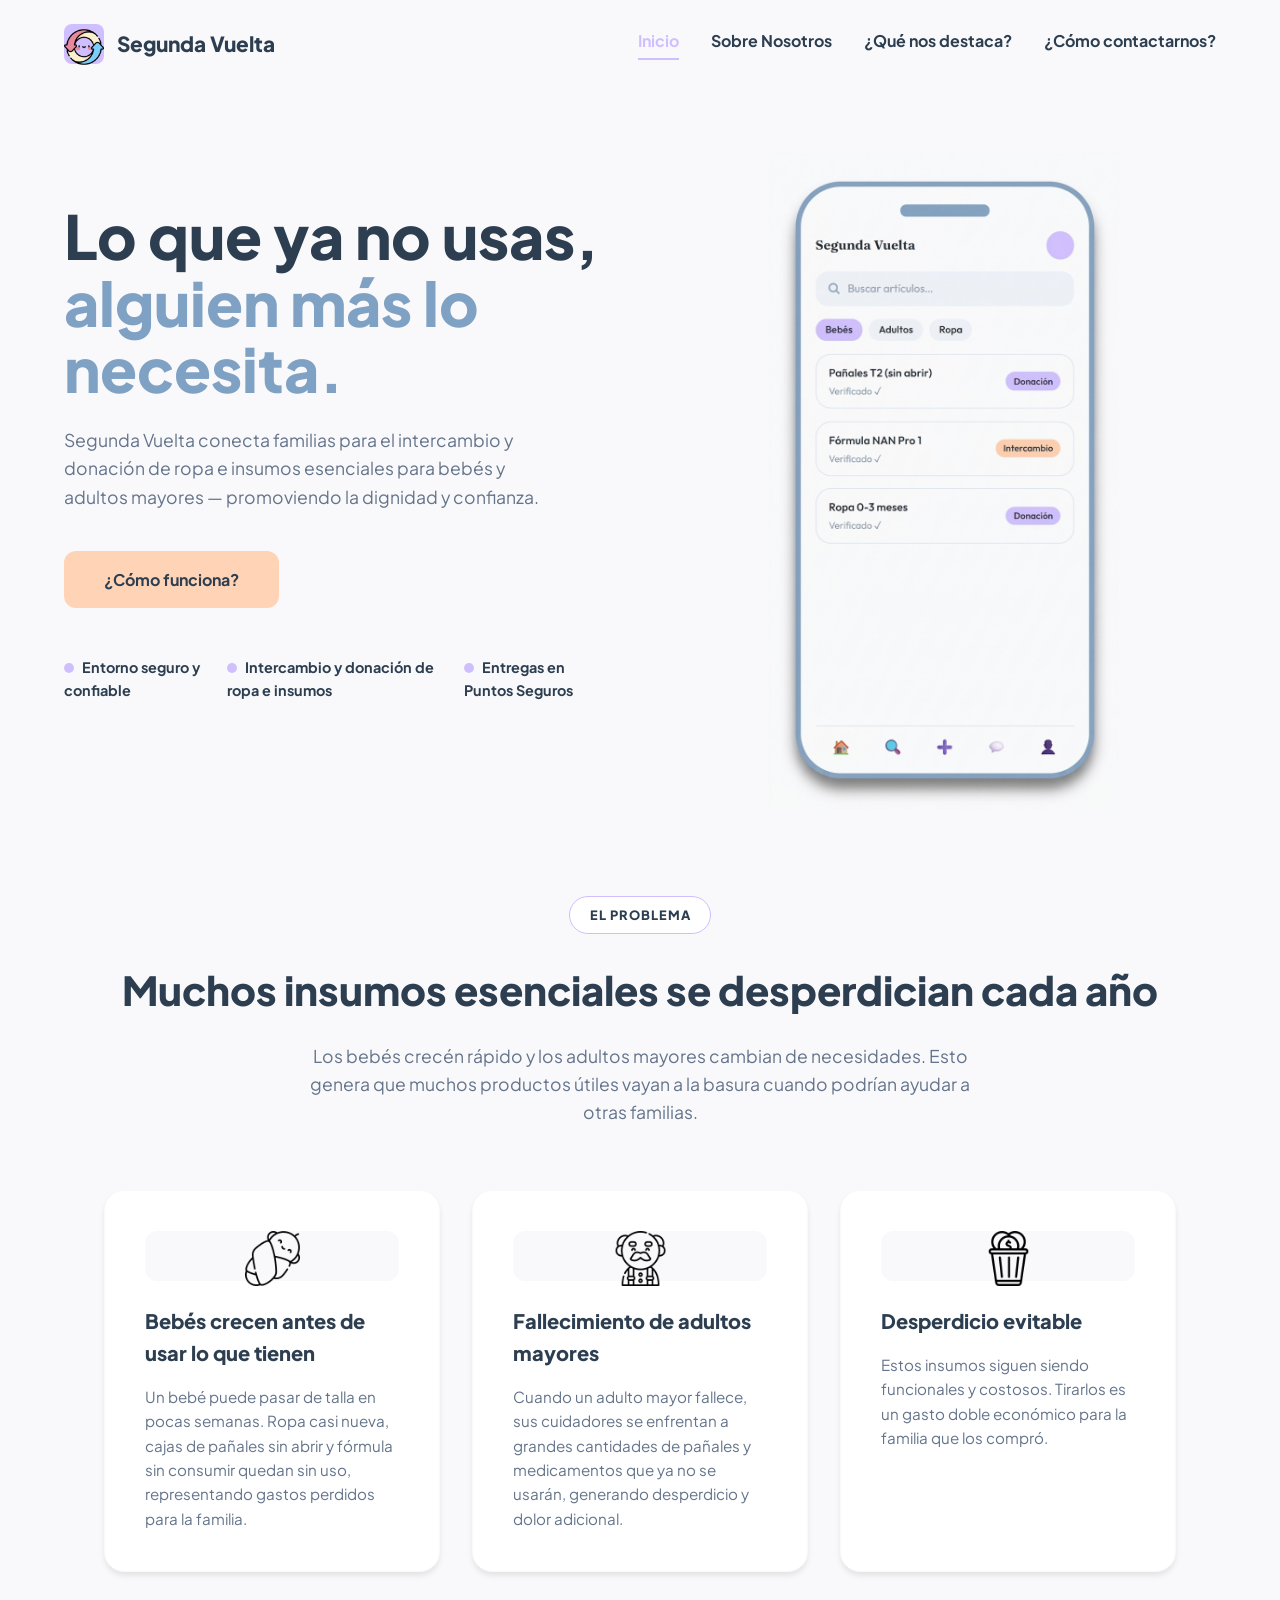
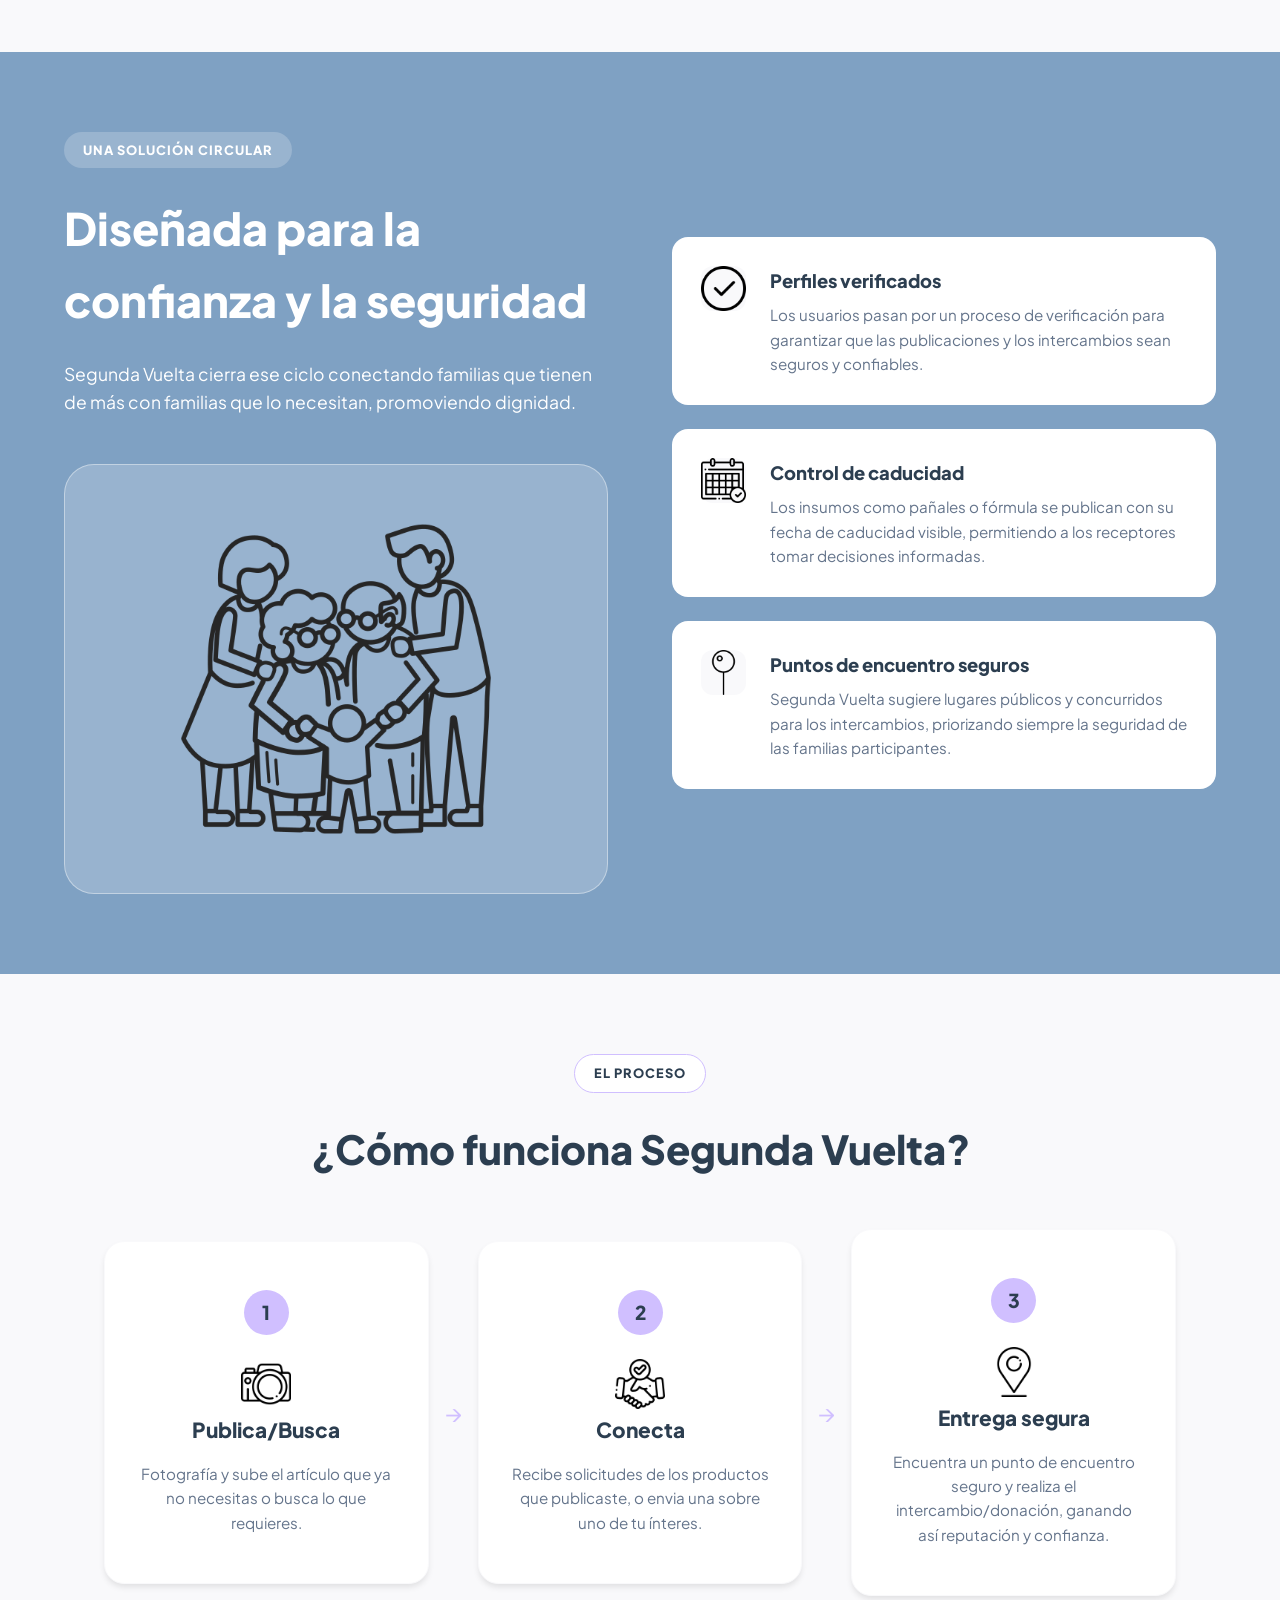
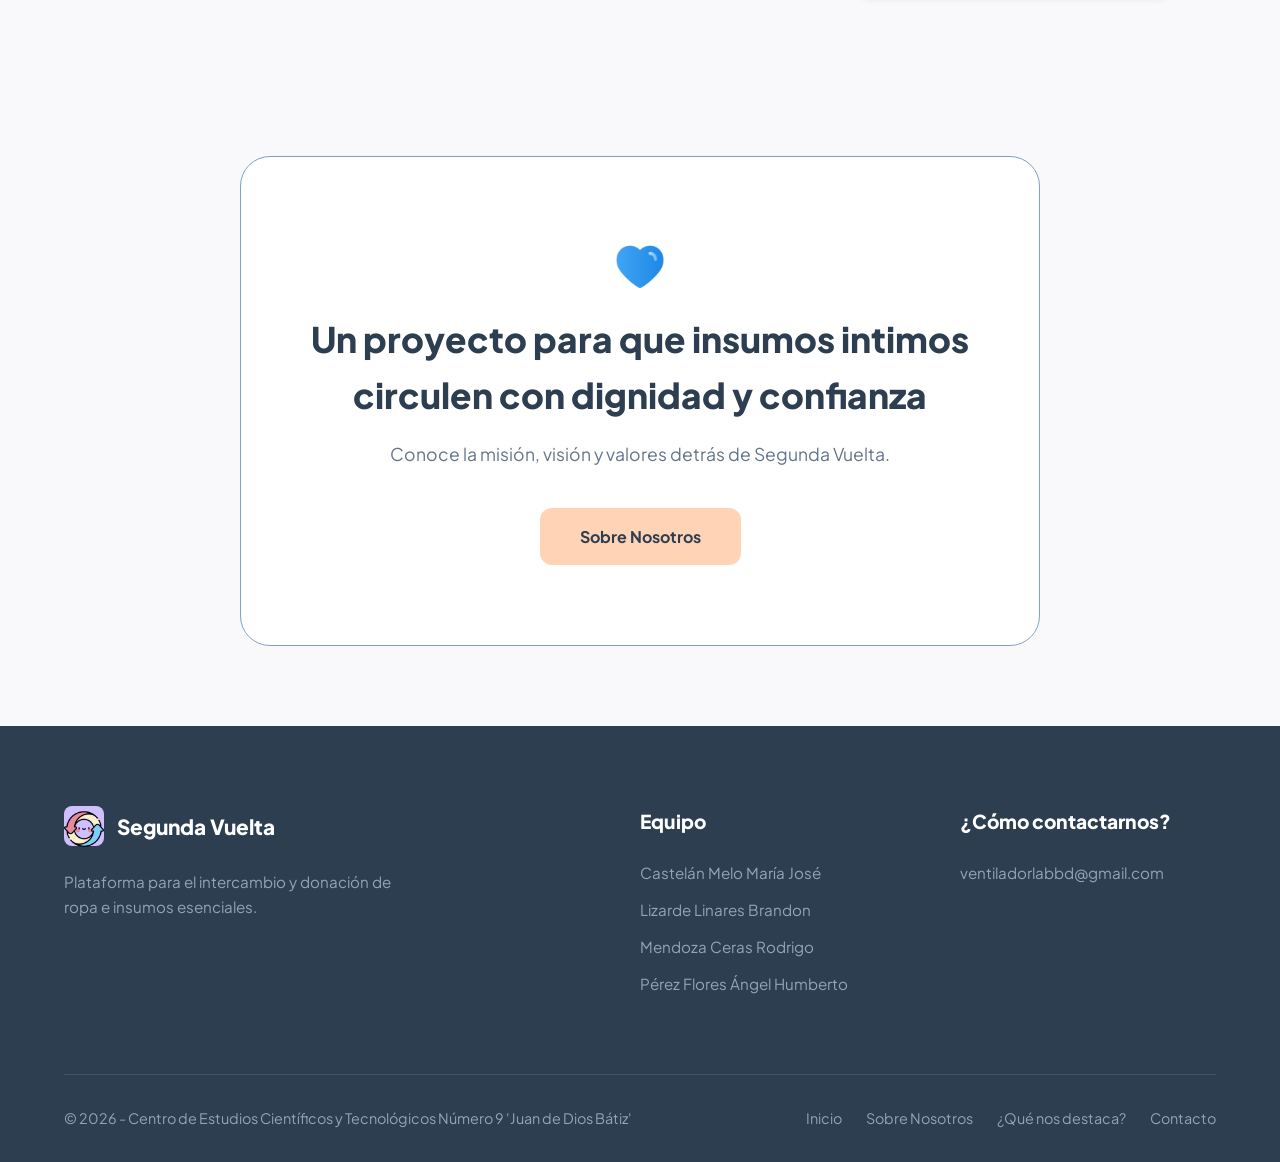
<file: index.html>
<!DOCTYPE html>
<html lang="en">
<head>
    <meta charset="UTF-8">
    <meta name="viewport" content="width=device-width, initial-scale=1.0">
    <title>Segunda Vuelta - Landing Page</title>
    <link rel="stylesheet" href="css/style.css">
    <!-- Fuente de texto (Google Fonts) -->
    <link rel="preconnect" href="https://fonts.googleapis.com">
    <link rel="preconnect" href="https://fonts.gstatic.com" crossorigin>
    <link href="https://fonts.googleapis.com/css2?family=Plus+Jakarta+Sans:wght@400;500;600;700;800&display=swap" rel="stylesheet">
</head>
<body>
    <!--Aquí esta el header/menú de navegación -->
    <header class="encabezado">
    <div class="contenedor-encabezado">
      
      <!-- Logo del proyecto aquí -->
      <div class="caja-logo">
        <div class="icono-logo">
          <!-- Aquí la imagen para el logo del proyecto -->
        <!-- Alt describe la imagen por si la imagen no se carga, entonces el navegador mostrará el texto 'Ícono Segunda Vuelta'. -->
          <img src="imagenes/IconoLogo.png" alt="Ícono Segunda Vuelta" class="imagen-icono-logo">
        </div>
        <span>Segunda Vuelta</span>
      </div>

      <!-- Enlaces de navegación para ir a las otras páginas -->
      <nav class="navegacion-principal">
        <a href="index.html" class="enlace-navegacion activo">Inicio</a>
        <a href="nosotros.html" class="enlace-navegacion">Sobre Nosotros</a>
        <a href="que-nos-destaca.html" class="enlace-navegacion">¿Qué nos destaca?</a>
        <a href="index.html#contacto" class="enlace-navegacion">¿Cómo contactarnos?</a>
      </nav>
    </div>
  </header>

    <!-- Sección 1: Hero -->
    <section class="seccion-principal">
    <div class="contenedor-principal">
      
      <!-- Frase para describir el proyecto en una oración, tal vez podría ser el eslogan? -->
      <div class="contenido-principal">
        <h1 class="titulo-principal">
        <!-- Span sirve como un contenedor en línea para agrupar fragmentos de texto o elementos pequeños y aplicarles estilos con CSS o manipularlos con JavaScript. Aquí, aisla la frase que le sigue para resaltarla y que no se pierda el flujo del texto antecesor. -->
          Lo que ya no usas, <span class="resaltado-azul">alguien más lo necesita.</span>
        </h1>
        <p class="descripcion-principal">
          Segunda Vuelta conecta familias para el intercambio y donación de ropa e insumos esenciales para bebés y adultos mayores — promoviendo la dignidad y confianza.
        </p>

        <!-- Este botón es para ir a la sección de "¿Cómo funciona?" que estará en esta misma página. Pongo solo esta porque creo que es la más relevante de todas.-->
        <div class="acciones-principal">
          <a href="#como-funciona" class="boton-sección1">¿Cómo funciona?</a>
        </div>

        <!-- Frases breves para describir la app -->
        <div class="frases-principal">
          <div class="elemento-frase1">
            <span class="punto-descripción"></span> Entorno seguro y confiable
          </div>
          <div class="elemento-frase2">
            <span class="punto-descripción"></span> Intercambio y donación de ropa e insumos
          </div>
          <div class="elemento-frase3">
            <span class="punto-descripción"></span> Entregas en Puntos Seguros
          </div>
        </div>
      </div>

      <!-- Imagen que actuara como mockup -->
      <div class="imagen-principal-caja">
        <!-- Aquí la imagen del celular (no representa la app real) -->
        <!-- Nota por si alguien lee el código: la hice con IA🥺🥺-->
        <img src="imagenes/Mockup.jpg" alt="Vista de la app Segunda Vuelta" class="imagen-celular-placeholder">
      </div>
      
    </div>
  </section>

    <!-- Sección 2: La problemática -->
     <section class="seccion-problema">
    <div class="contenedor">
      <div class="etiqueta-seccion">EL PROBLEMA</div>
      <h2 class="titulo-seccion">Muchos insumos esenciales se desperdician cada año</h2>
      <p class="subtitulo-seccion">
        Los bebés crecén rápido y los adultos mayores cambian de necesidades. Esto genera que muchos productos útiles vayan a la basura cuando podrían ayudar a otras familias.
      </p>

      <!-- 3 tarjetas de el problema -->
      <div class="cuadricula-3-tarjetas">
        
        <div class="tarjeta-estatica">
          <div class="caja-icono-tarjeta">
            <!-- espacio para ícono de bebé -->
            <img src="imagenes/bebe.png" alt="Ícono de bebé" class="icono-placeholder">
          </div>
          <h3>Bebés crecen antes de usar lo que tienen</h3>
          <p>Un bebé puede pasar de talla en pocas semanas. Ropa casi nueva, cajas de pañales sin abrir y fórmula sin consumir quedan sin uso, representando gastos perdidos para la familia.</p>
        </div>

        <div class="tarjeta-estatica">
          <div class="caja-icono-tarjeta">
            <!-- espacio para ícono de adulto mayor -->
            <img src="imagenes/abuelo.png" alt="Ícono adulto mayor" class="icono-placeholder">
          </div>
          <h3>Fallecimiento de adultos mayores</h3>
          <p>Cuando un adulto mayor fallece, sus cuidadores se enfrentan a grandes cantidades de pañales y medicamentos que ya no se usarán, generando desperdicio y dolor adicional.</p>
        </div>

        <div class="tarjeta-estatica">
          <div class="caja-icono-tarjeta">
            <!-- espacio para ícono de desperdicio -->
            <img src="imagenes/desperdicio.png" alt="Ícono desperdicio" class="icono-placeholder">
          </div>
          <h3>Desperdicio evitable</h3>
          <p>Estos insumos siguen siendo funcionales y costosos. Tirarlos es un gasto doble económico para la familia que los compró.</p>
        </div>

      </div>
    </div>
  </section>

    <!-- Sección 3: La solución -->
     <section class="seccion-solucion">
    <div class="contenedor-solucion">
      <!-- Columna Izquierda (Textos e Imagen) -->
      <div class="columna-izquierda-solucion">
        <div class="etiqueta-seccion etiqueta-clara">UNA SOLUCIÓN CIRCULAR</div>
        <h2 class="titulo-solucion">Diseñada para la confianza y la seguridad</h2>
        <p class="descripcion-solucion">
          Segunda Vuelta cierra ese ciclo conectando familias que tienen de más con familias que lo necesitan, promoviendo dignidad.
        </p>
        
        <div class="caja-imagen-solucion">
          <!-- Espacio para una imagen -->
          <img src="imagenes/familia.png" alt="Imagen" class="imagen-solucion-placeholder">
        </div>
      </div>

      <!-- Columna Derecha (Tarjetas) -->
      <div class="columna-derecha-solucion">
        
        <div class="tarjeta-solucion">
          <div class="caja-icono-solucion">
             <!-- Espacio icono verificación -->
             <img src="imagenes/verificado.png" alt="Ícono verificado" class="icono-placeholder">
          </div>
          <div class="textos-tarjeta-solucion">
            <h3>Perfiles verificados</h3>
            <p>Los usuarios pasan por un proceso de verificación para garantizar que las publicaciones y los intercambios sean seguros y confiables.</p>
          </div>
        </div>

        <div class="tarjeta-solucion">
          <div class="caja-icono-solucion">
             <!-- Espacio icono calendario -->
             <img src="imagenes/calendario.png" alt="Ícono calendario" class="icono-placeholder">
          </div>
          <div class="textos-tarjeta-solucion">
            <h3>Control de caducidad</h3>
            <p>Los insumos como pañales o fórmula se publican con su fecha de caducidad visible, permitiendo a los receptores tomar decisiones informadas.</p>
          </div>
        </div>

        <div class="tarjeta-solucion">
          <div class="caja-icono-solucion">
             <!-- Espacio icono ubicación -->
             <img src="imagenes/ubicación.png" alt="Ícono ubicación" class="icono-placeholder">
          </div>
          <div class="textos-tarjeta-solucion">
            <h3>Puntos de encuentro seguros</h3>
            <p>Segunda Vuelta sugiere lugares públicos y concurridos para los intercambios, priorizando siempre la seguridad de las familias participantes.</p>
          </div>
        </div>
      </div>
    </div>
  </section>

    <!-- Sección 4: ¿Cómo funciona? -->
     <section class="seccion-proceso" id="como-funciona">
    <div class="contenedor">
      <div class="etiqueta-seccion">EL PROCESO</div>
      <h2 class="titulo-seccion">¿Cómo funciona Segunda Vuelta?</h2>

      <div class="cuadricula-proceso">
        <div class="tarjeta-proceso">
          <div class="numero-paso">1</div>
          <div class="caja-icono-proceso">
            <!-- Espacio icono cámara -->
            <img src="imagenes/camara.png" alt="Ícono cámara" class="icono-placeholder">
          </div>
          <h3>Publica/Busca</h3>
          <p>Fotografía y sube el artículo que ya no necesitas o busca lo que requieres.</p>
        </div>

        <div class="flecha-proceso">→</div>
        <div class="tarjeta-proceso">
          <div class="numero-paso">2</div>
          <div class="caja-icono-proceso">
            <!-- Espacio icono manos -->
            <img src="imagenes/acuerdo.png" alt="Ícono manos" class="icono-placeholder">
          </div>
          <h3>Conecta</h3>
          <p>Recibe solicitudes de los productos que publicaste, o envia una sobre uno de tu ínteres.</p>
        </div>

        <div class="flecha-proceso">→</div>
        <div class="tarjeta-proceso">
          <div class="numero-paso">3</div>
          <div class="caja-icono-proceso">
            <!-- Espacio icono ubicación -->
            <img src="imagenes/alfiler.png" alt="Ícono ubicación" class="icono-placeholder">
          </div>
          <h3>Entrega segura</h3>
          <p>Encuentra un punto de encuentro seguro y realiza el intercambio/donación, ganando así reputación y confianza.</p>
        </div>
      </div>
    </div>
  </section>

    <!-- Sección 5: Pre-footer (aquí también existirá el enlace a 'Sobre Nosotros') -->
     <section class="seccion-prefooter">
    <div class="tarjeta-prefooter">
      <div class="caja-icono-prefooter">
        <!-- Espacio para un ícono-->
        <img src="imagenes/corazon.png" alt="Ícono corazón" class="icono-placeholder">
      </div>
      <h2>Un proyecto para que insumos intimos circulen con dignidad y confianza</h2>
      <p>Conoce la misión, visión y valores detrás de Segunda Vuelta.</p>
      <a href="nosotros.html" class="boton-primario">Sobre Nosotros</a>
    </div>
  </section>

    <!-- Sección 6: Footer -->
     <footer class="pie-pagina">
    <div class="contenedor-pie-pagina">
      
      <!-- Columna 1: Logo y descripción -->
      <div class="columna-marca">
        <div class="caja-logo logo-blanco">
          <div class="icono-logo">
            <!-- Ícono dell logo en footer -->
            <img src="imagenes/IconoLogo.png" alt="Ícono Segunda Vuelta" class="imagen-icono-logo">
          </div>
          <span>Segunda Vuelta</span>
        </div>
        <p>Plataforma para el intercambio y donación de ropa e insumos esenciales.</p>
      </div>

      <!-- Columna 2: Equipo -->
      <div class="columna-equipo">
        <h4>Equipo</h4>
        <p>Castelán Melo María José</p>
        <p>Lizarde Linares Brandon</p>
        <p>Mendoza Ceras Rodrigo</p>
        <p>Pérez Flores Ángel Humberto</p>
      </div>

      <!-- Columna 3: Contacto -->
      <div class="columna-contacto" id="contacto">
        <h4>¿Cómo contactarnos?</h4>
        <p class="item-contacto">ventiladorlabbd@gmail.com</p>
      </div>
    </div>

    <!-- Barra inferior con links -->
    <div class="barra-inferior-pie">
      <p>© 2026 - Centro de Estudios Científicos y Tecnológicos Número 9 'Juan de Dios Bátiz'</p>
      <div class="enlaces-inferiores">
        <a href="index.html">Inicio</a>
        <a href="nosotros.html">Sobre Nosotros</a>
        <a href="que-nos-destaca.html">¿Qué nos destaca?</a>
        <a href="#contacto">Contacto</a>
      </div>
    </div>
  </footer>
</body>
</html>
</file>
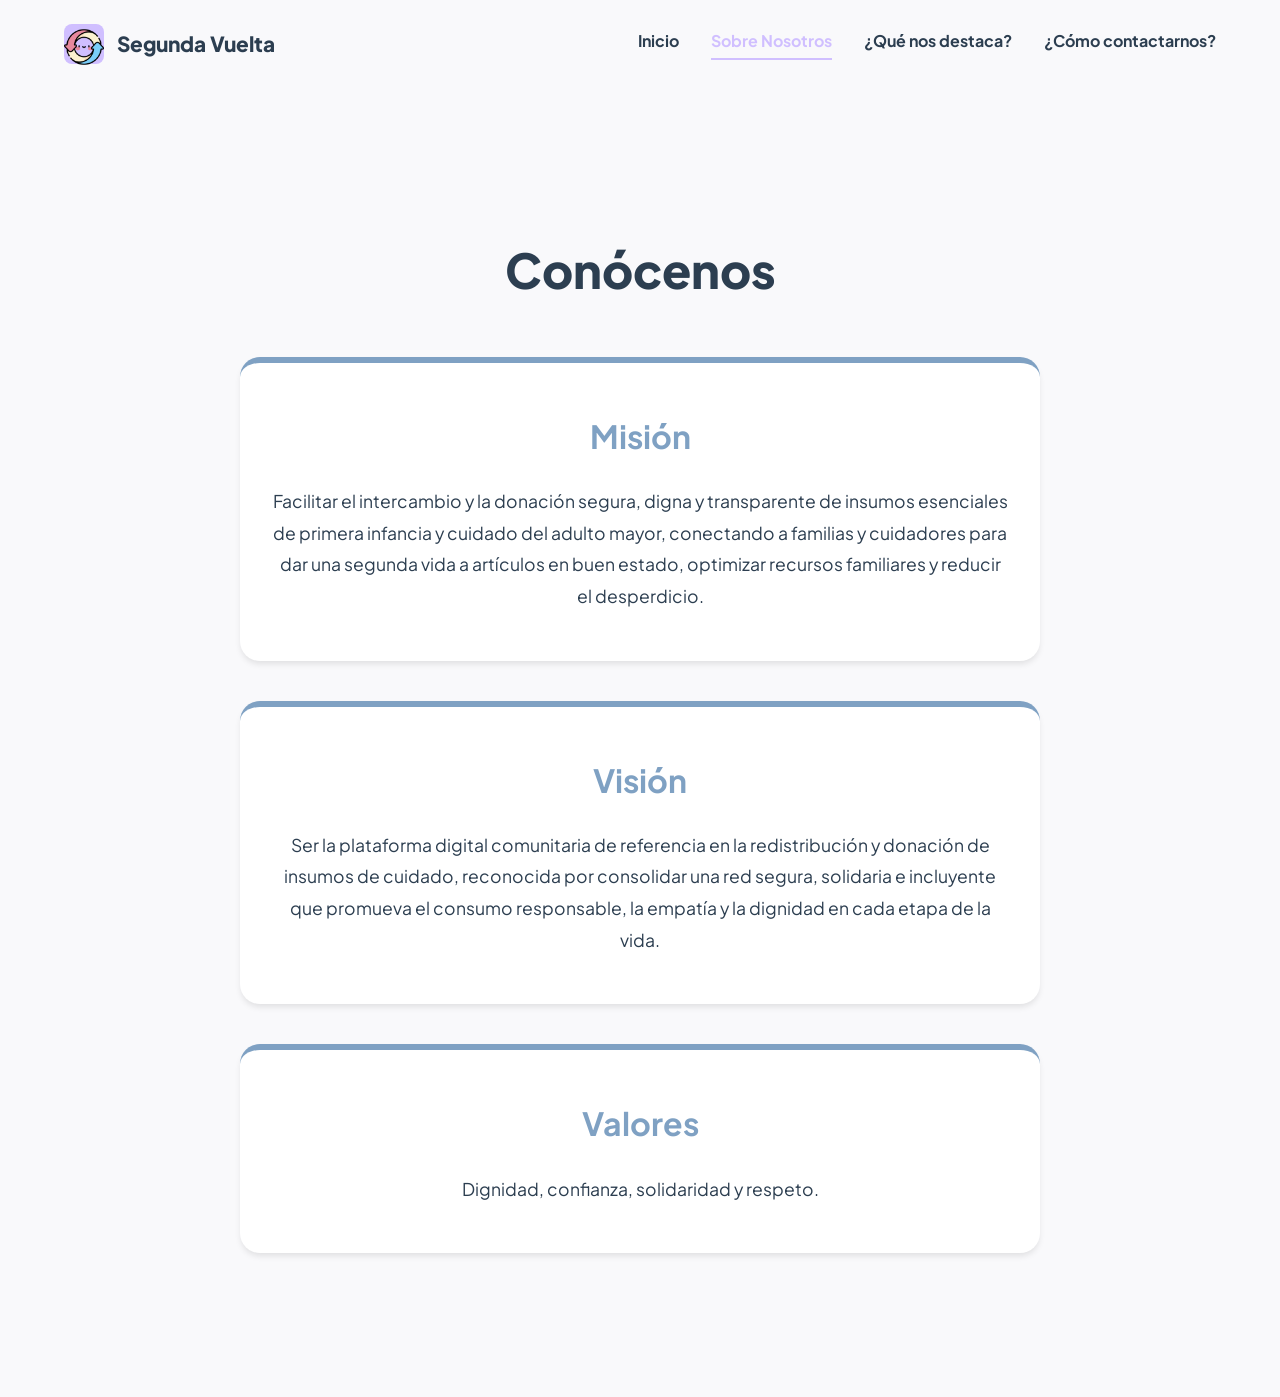
<file: nosotros.html>
<!DOCTYPE html>
<html lang="en">
<head>
    <meta charset="UTF-8">
    <meta name="viewport" content="width=device-width, initial-scale=1.0">
    <title>Sobre Nosotros - Segunda Vuelta</title>
    <link rel="stylesheet" href="css/style.css">
    <link rel="preconnect" href="https://fonts.googleapis.com">
    <link rel="preconnect" href="https://fonts.gstatic.com" crossorigin>
    <link href="https://fonts.googleapis.com/css2?family=Plus+Jakarta+Sans:wght@400;500;600;700;800&display=swap" rel="stylesheet">
</head>
<body>
   <header class="encabezado">
    <div class="contenedor-encabezado">
      <div class="caja-logo">
        <div class="icono-logo">
          <img src="imagenes/IconoLogo.png" alt="Ícono Segunda Vuelta" class="imagen-icono-logo">
        </div>
        <span>Segunda Vuelta</span>
      </div>
      <nav class="navegacion-principal">
        <a href="index.html" class="enlace-navegacion">Inicio</a>
        <a href="nosotros.html" class="enlace-navegacion activo">Sobre Nosotros</a>
        <a href="que-nos-destaca.html" class="enlace-navegacion">¿Qué nos destaca?</a>
        <a href="index.html#contacto" class="enlace-navegacion">¿Cómo contactarnos?</a>
      </nav>
    </div>
  </header>
<!-- seccion conocenos -->
  <section class="seccion-conocenos">
    <div class="contenedor">
      <h1 class="titulo-conocenos">Conócenos</h1>
      <div class="columna-valores">

        <!-- bloque mision -->
        <div class="bloque-info">
          <h2>Misión</h2>
          <p>Facilitar el intercambio y la donación segura, digna y transparente de insumos esenciales de primera infancia y cuidado del adulto mayor, conectando a familias y cuidadores para dar una segunda vida a artículos en buen estado, optimizar recursos familiares y reducir el desperdicio.</p>
        </div>
        
        <!-- bloque vision -->
        <div class="bloque-info">
          <h2>Visión</h2>
          <p>Ser la plataforma digital comunitaria de referencia en la redistribución y donación de insumos de cuidado, reconocida por consolidar una red segura, solidaria e incluyente que promueva el consumo responsable, la empatía y la dignidad en cada etapa de la vida.</p>
        </div>

        <!-- bloque valores -->
        <div class="bloque-info">
          <h2>Valores</h2>
          <p>Dignidad, confianza, solidaridad y respeto.</p>
        </div>
      </div>
    </div>
  </section>
</body>
</html>
</file>
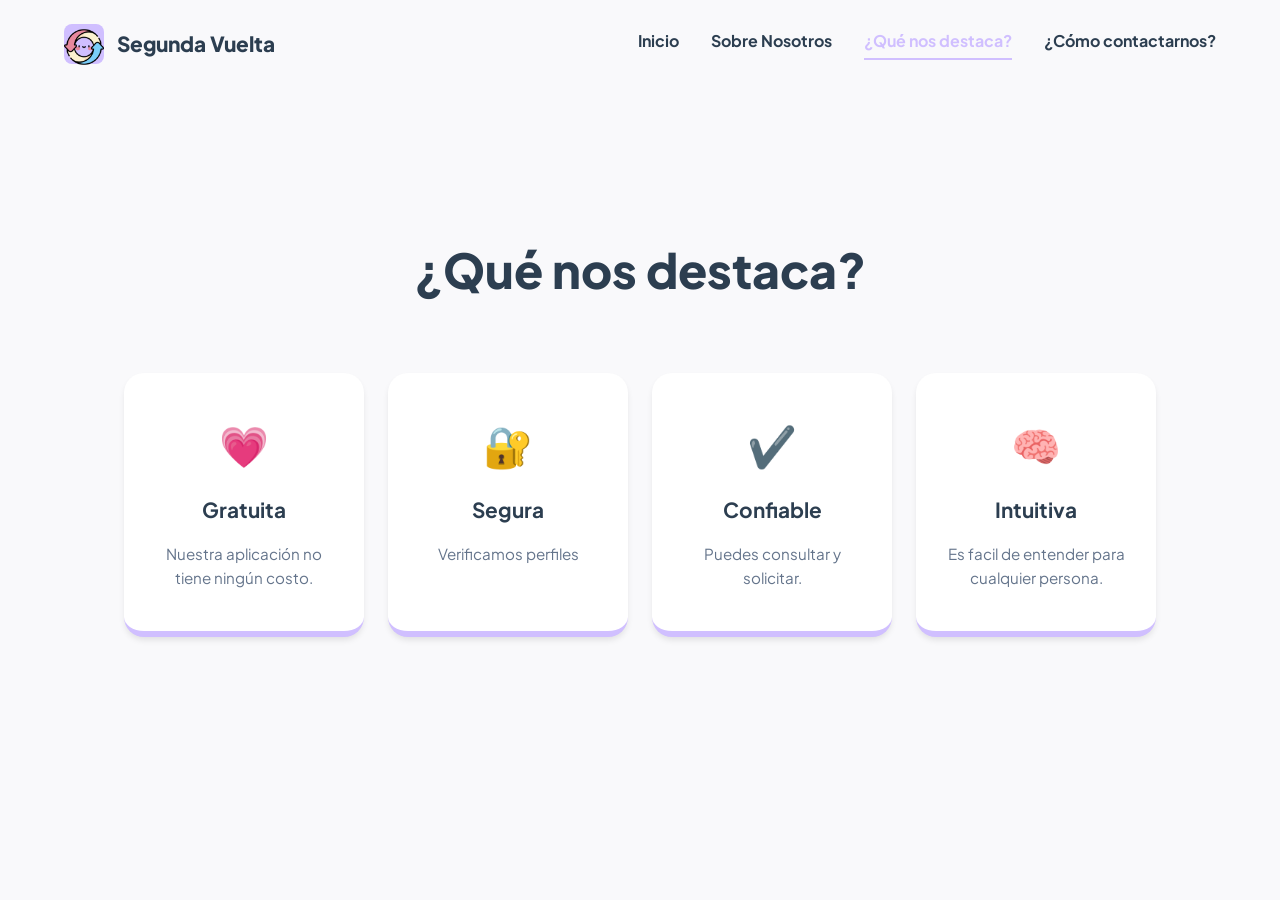
<file: que-nos-destaca.html>
<!DOCTYPE html>
<html lang="en">
<head>
    <meta charset="UTF-8">
    <meta name="viewport" content="width=device-width, initial-scale=1.0">
    <title>¿Qué nos destaca? - Segunda Vuelta</title>
    <link rel="stylesheet" href="css/style.css">
    <link rel="preconnect" href="https://fonts.googleapis.com">
    <link rel="preconnect" href="https://fonts.gstatic.com" crossorigin>
    <link href="https://fonts.googleapis.com/css2?family=Plus+Jakarta+Sans:wght@400;500;600;700;800&display=swap" rel="stylesheet">
</head>
<body>
    <header class="encabezado">
    <div class="contenedor-encabezado">
      <div class="caja-logo">
        <div class="icono-logo">
          <img src="imagenes/IconoLogo.png" alt="Ícono Segunda Vuelta" class="imagen-icono-logo">
        </div>
        <span>Segunda Vuelta</span>
      </div>
      <nav class="navegacion-principal">
        <a href="index.html" class="enlace-navegacion">Inicio</a>
        <a href="nosotros.html" class="enlace-navegacion">Sobre Nosotros</a>
        <a href="que-nos-destaca.html" class="enlace-navegacion activo">¿Qué nos destaca?</a>
        <a href="index.html#contacto" class="enlace-navegacion">¿Cómo contactarnos?</a>
      </nav>
    </div>
  </header>

  <!-- seccion que nos destaca -->
  <section class="seccion-destaca">
    <div class="contenedor">
      <h1 class="titulo-destaca">¿Qué nos destaca?</h1>
      <div class="fila-tarjetas-destaca">
        
        <!-- tarjeta 1 -->
        <div class="tarjeta-destaca">
          <div class="icono-tarjeta">💗</div>
          <h3>Gratuita</h3>
          <p>Nuestra aplicación no tiene ningún costo.</p>
        </div>
        
        <!-- tarjeta 2-->
        <div class="tarjeta-destaca">
          <div class="icono-tarjeta">🔐</div>
          <h3>Segura</h3>
          <p>Verificamos perfiles</p>
        </div>

        <!-- tarjeta 3-->
        <div class="tarjeta-destaca">
          <div class="icono-tarjeta">✔️</div>
          <h3>Confiable</h3>
          <p>Puedes consultar y solicitar.</p>
        </div>

        <!-- tarjeta 4-->
        <div class="tarjeta-destaca">
          <div class="icono-tarjeta">🧠</div>
          <h3>Intuitiva</h3>
          <p>Es facil de entender para cualquier persona.</p>
        </div>

      </div>
    </div>
  </section>
    
</body>
</html>
</file>
<file: css/style.css>
/* Definición de las variables de la paleta de colores */
:root {
  --color-texto-oscuro: #2c3e50; 
  --color-texto-claro: #64748b; 
  --color-lila: #d0bfff; 
  --color-durazno: #ffd3b6; 
  /* blanco/fondo principal */
  --color-fondo: #f9f9fb; 
  --color-fondo-secundario: #f9f9fb;
  --color-fondo-solucion: #7fa1c3;
  --color-footer: #2c3e50;
  /* blanco puro */
  --blanco: #ffffff;
  
  /* esta variable ayuda a que todas las animaciones duren lo mismo y se vean fluidas */
  --transicion-suave: all 0.3s ease;
  --sombra: 0 4px 6px -1px rgba(0, 0, 0, 0.1);
  --sombra-fuerte: 0 10px 15px -3px rgba(0, 0, 0, 0.1);
}

/* reseteo básico para eliminar márgenes que los navegadores ponen por defecto */
* {
  margin: 0;
  padding: 0;
  box-sizing: border-box;
}

body {
  font-family: 'Plus Jakarta Sans', sans-serif;
  background-color: var(--color-fondo);
  color: var(--color-texto-oscuro);
  line-height: 1.6;
}

/* header y navegación*/
.encabezado {
  padding: 1.5rem 5%;
  background-color: var(--color-fondo);
  /* position sticky hace que el menú se quede fijo arriba al bajar por la página */
  position: sticky;
  top: 0;
  z-index: 100;
}

.contenedor-encabezado {
  /* flexbox alinea el logo a la izquierda y el menú a la derecha */
  display: flex;
  justify-content: space-between;
  align-items: center;
  max-width: 1200px;
  margin: 0 auto;
}

.caja-logo {
  display: flex;
  align-items: center;
  gap: 0.8rem;
  font-weight: 800;
  font-size: 1.3rem;
}

.icono-logo {
  width: 40px;
  height: 40px;
  background-color: var(--color-lila);
  border-radius: 8px;
}

.navegacion-principal {
  display: flex;
  gap: 2rem;
  align-items: center;
}

.enlace-navegacion {
  text-decoration: none;
  color: var(--color-texto-oscuro);
  font-weight: 700;
  padding-bottom: 4px;
  border-bottom: 2px solid transparent;
  /* transition hace que el cambio a lila no sea de golpe */
  transition: var(--transicion-suave);
}

/* esto hace q al pasar el cursor se ponga lila y subraye */
.enlace-navegacion:hover,
.enlace-navegacion.activo {
  color: var(--color-lila);
  border-bottom: 2px solid var(--color-lila);
}

/* sección 1: hero (inicio) */
.seccion-principal {
  padding: 4rem 5%;
}

.contenedor-principal {
  /* grid divide la pantalla en dos columnas iguales para texto e imagen */
  display: grid;
  grid-template-columns: 1fr 1fr;
  gap: 4rem;
  max-width: 1200px;
  margin: 0 auto;
  align-items: center;
}

.titulo-principal {
  font-size: 3.8rem;
  line-height: 1.1;
  margin-bottom: 1.5rem;
  font-weight: 800;
}

.resaltado-azul {
  color: var(--color-fondo-solucion);
}

.descripcion-principal {
  font-size: 1.1rem;
  color: var(--color-texto-claro);
  margin-bottom: 2.5rem;
  max-width: 90%;
}

.acciones-principal {
  margin-bottom: 3rem;
}

.boton-sección1, .boton-primario {
  display: inline-block;
  background-color: var(--color-durazno);
  color: var(--color-texto-oscuro);
  text-decoration: none;
  padding: 1rem 2.5rem;
  border-radius: 12px;
  font-weight: 700;
  transition: var(--transicion-suave);
}

.boton-sección1:hover, .boton-primario:hover {
  /* scale agranda el botón un 5% al poner el cursor encima */
  transform: scale(1.05);
  box-shadow: var(--sombra);
}

.frases-principal {
  display: flex;
  gap: 1.5rem;
  font-size: 0.9rem;
  font-weight: 700;
}

.punto-descripción {
  display: inline-block;
  width: 10px;
  height: 10px;
  background-color: var(--color-lila);
  border-radius: 50%;
  margin-right: 5px;
}

.imagen-principal-caja {
  background-color: var(--color-fondo-secundario);
  border-radius: 30px;
  height: 600px;
}

.contenedor {
  max-width: 1200px;
  margin: 0 auto;
  padding: 5rem 5%;
  text-align: center;
}

.etiqueta-seccion {
  display: inline-block;
  background-color: var(--blanco);
  color: var(--color-texto-oscuro);
  padding: 0.5rem 1.2rem;
  border-radius: 20px;
  font-size: 0.8rem;
  font-weight: 800;
  letter-spacing: 1px;
  margin-bottom: 1.5rem;
  border: 1px solid var(--color-lila);
}

.titulo-seccion {
  font-size: 2.5rem;
  margin-bottom: 1.2rem;
  font-weight: 800;
}

.subtitulo-seccion {
  color: var(--color-texto-claro);
  max-width: 700px;
  margin: 0 auto 4rem auto;
  font-size: 1.1rem;
}

/*sección 2: el problema */
.seccion-problema {
  background-color: var(--color-fondo);
}

.cuadricula-3-tarjetas {
  display: grid;
  /* genera exactamente 3 columnas del mismo ancho */
  grid-template-columns: repeat(3, 1fr);
  gap: 2rem;
  text-align: left;
}

.tarjeta-estatica {
  background-color: var(--blanco);
  padding: 2.5rem;
  border-radius: 20px;
  box-shadow: var(--sombra);
  border: 1px solid var(--color-fondo);
}

.caja-icono-tarjeta {
  width: 50px;
  height: 50px;
  background-color: var(--color-fondo);
  border-radius: 12px;
  margin-bottom: 1.5rem;
}

.tarjeta-estatica h3 {
  font-size: 1.25rem;
  margin-bottom: 1rem;
  font-weight: 800;
}

.tarjeta-estatica p {
  color: var(--color-texto-claro);
  font-size: 0.95rem;
}

/* sección 3: la solución */
.seccion-solucion {
  background-color: var(--color-fondo-solucion);
  padding: 5rem 5%;
}

.contenedor-solucion {
  max-width: 1200px;
  margin: 0 auto;
  display: grid;
  grid-template-columns: 1fr 1fr;
  gap: 4rem;
  align-items: center;
}

.etiqueta-clara {
  background-color: rgba(255, 255, 255, 0.2);
  color: var(--blanco);
  border: none;
}

.titulo-solucion {
  color: var(--blanco);
  font-size: 2.8rem;
  margin-bottom: 1.5rem;
  font-weight: 800;
}

.descripcion-solucion {
  color: var(--blanco);
  font-size: 1.1rem;
  margin-bottom: 3rem;
}

.caja-imagen-solucion {
  width: 100%;
  height: auto;
  background-color: rgba(255, 255, 255, 0.2);
  border-radius: 30px;
  border: 1px solid rgba(255, 255, 255, 0.4);
 
  text-align: center;
  padding: 1.5rem; 
  margin-top: 2rem;
}

.columna-derecha-solucion {
  display: flex;
  /* flex-direction column apila las tarjetas una sobre otra */
  flex-direction: column;
  gap: 1.5rem;
}

.tarjeta-solucion {
  background-color: var(--blanco);
  padding: 1.8rem;
  border-radius: 16px;
  display: flex;
  gap: 1.5rem;
  align-items: flex-start;
}

.caja-icono-solucion {
  width: 45px;
  height: 45px;
  background-color: var(--color-fondo); 
  border-radius: 12px;
  flex-shrink: 0; /* evita que el icono se aplaste si hay mucho texto */
}

.textos-tarjeta-solucion h3 {
  font-size: 1.15rem;
  margin-bottom: 0.5rem;
  font-weight: 800;
}

.textos-tarjeta-solucion p {
  color: var(--color-texto-claro);
  font-size: 0.95rem;
}

/* sección 4: ¿cómo funciona?*/
.seccion-proceso {
  background-color: var(--color-fondo);
}

.cuadricula-proceso {
  display: flex;
  justify-content: space-between;
  align-items: center;
  gap: 1rem;
  margin-top: 3rem;
}

.tarjeta-proceso {
  flex: 1; /* hace que todas las tarjetas midan lo mismo */
  background-color: var(--blanco);
  padding: 3rem 2rem;
  border-radius: 20px;
  box-shadow: var(--sombra);
  border: 1px solid var(--color-fondo);
  /*transición para el hover */
  transition: var(--transicion-suave);
  cursor: pointer;
}

/* esto hace q al pasar el cursor, la tarjeta se vuelve azul oscuro y se levanta un poco */
.tarjeta-proceso:hover {
  background-color: var(--color-texto-oscuro);
  transform: translateY(-8px);
  box-shadow: var(--sombra-fuerte);
}

/* esto forza a que el texto dentro de la tarjeta se vuelva blanco al hacer hover para que se lea bien */
.tarjeta-proceso:hover h3,
.tarjeta-proceso:hover p {
  color: var(--blanco);
}

.numero-paso {
  width: 45px;
  height: 45px;
  background-color: var(--color-lila);
  color: var(--color-texto-oscuro);
  border-radius: 50%;
  display: flex;
  justify-content: center;
  align-items: center;
  font-weight: 800;
  font-size: 1.2rem;
  margin: 0 auto 1.5rem auto;
  transition: var(--transicion-suave);
}

/* esto invierte los colores del número al hacer hover */
.tarjeta-proceso:hover .numero-paso {
  background-color: var(--blanco);
  color: var(--color-texto-oscuro);
}

.caja-icono-proceso {
  height: 30px;
  margin-bottom: 1.5rem;
}

.tarjeta-proceso h3 {
  font-size: 1.3rem;
  margin-bottom: 1rem;
  font-weight: 800;
  transition: var(--transicion-suave);
}

.tarjeta-proceso p {
  color: var(--color-texto-claro);
  font-size: 0.95rem;
  transition: var(--transicion-suave);
}

.flecha-proceso {
  color: var(--color-lila);
  font-size: 1.5rem;
}

/* sección 5: pre-footer*/
.seccion-prefooter {
  padding: 5rem 5%;
  background-color: var(--color-fondo);
}

.tarjeta-prefooter {
  max-width: 800px;
  margin: 0 auto;
  text-align: center;
  padding: 5rem 2rem;
  border-radius: 30px;
  background-color: var(--blanco);
  border: 1px solid var(--color-fondo-solucion);
}

.caja-icono-prefooter {
  width: 50px;
  height: 50px;
  margin: 0 auto 1.5rem auto;
}

.tarjeta-prefooter h2 {
  font-size: 2.2rem;
  margin-bottom: 1rem;
  font-weight: 800;
}

.tarjeta-prefooter p {
  color: var(--color-texto-claro);
  margin-bottom: 2.5rem;
  font-size: 1.1rem;
}

/* sección 6: footer */
.pie-pagina {
  background-color: var(--color-footer);
  color: var(--blanco);
  padding: 5rem 5% 2rem 5%;
}

.contenedor-pie-pagina {
  max-width: 1200px;
  margin: 0 auto;
  display: grid;
  grid-template-columns: 2fr 1fr 1fr;
  gap: 4rem;
  margin-bottom: 4rem;
}

.logo-blanco {
  color: var(--blanco);
  margin-bottom: 1.5rem;
}

.columna-marca p {
  color: #94a3b8;
  font-size: 0.95rem;
  max-width: 350px;
}

.columna-equipo h4, .columna-contacto h4 {
  font-size: 1.2rem;
  margin-bottom: 1.5rem;
  font-weight: 800;
}

.columna-equipo p, .columna-contacto p {
  color: #94a3b8;
  margin-bottom: 0.8rem;
  font-size: 0.95rem;
}

.barra-inferior-pie {
  max-width: 1200px;
  margin: 0 auto;
  padding-top: 2rem;
  border-top: 1px solid rgba(255, 255, 255, 0.1);
  display: flex;
  justify-content: space-between;
  align-items: center;
  font-size: 0.9rem;
  color: #94a3b8;
}

.enlaces-inferiores {
  display: flex;
  gap: 1.5rem;
}

.enlaces-inferiores a, .item-contacto {
  color: #94a3b8;
  text-decoration: none;
  /*cambiar a morado/lila */
  transition: color 0.3s ease;
}

/* al colocar el cursor en los elementos del footer se vuelven lila */
.enlaces-inferiores a:hover,
.item-contacto:hover {
  color: var(--color-lila);
  cursor: pointer;
}

/*Código para q las iamagenes no se vean gigantes */

/*evita que cualquier imagen sea más grande que su contenedor */
img {
  max-width: 100%;
  height: auto;
}

/*Logo Principal */
.caja-logo img, 
img.icono-logo {
  width: 45px; 
  height: 45px;
  object-fit: contain; /* Asegura que no se deforme */
  border-radius: 8px; /* Mantiene los bordes redondeados */
}

/*Mockup del celular*/
.imagen-celular-placeholder {
  max-width: 100%;/* Evita que se salga de su contenedor */
  height: auto;/* Mantiene la proporción sin deformarse */
  width: 350px;
  display: block;
  margin: 0 auto; /* Esto centra la imagen dentro de su caja */
}

/*bebe, abuelo, desperdicio */
.icono-placeholder {
  width: 55px;
  height: 55px;
  object-fit: contain;
  display: block;          
  margin: 0 auto 1rem auto; 
}

.caja-icono-tarjeta {
  text-align: center; 
  width: 100%;  
}

/*imagen de la familia*/
.imagen-solucion-placeholder {
 width: 100%;             
  max-width: 380px;       
  height: auto;            
  object-fit: contain;    
  display: block;         
  margin: 0 auto;
} 

.caja-imagen-solucion {
    text-align: center; 
    width: 100%;
    display: flex;
    justify-content: center; /* Fuerza el centrado con Flexbox */
}

/* verificado, calendario, ubicación */
.tarjeta-solucion img,
.caja-icono-solucion img,
img.caja-icono-solucion {
  width: 45px;
  height: 45px;
  object-fit: contain;
}

/*camara, acuerdo, alfiler */
.tarjeta-proceso img,
.caja-icono-proceso img,
img.caja-icono-proceso {
  width: 50px;
  height: 50px;
  object-fit: contain;
  margin-bottom: 1.5rem;
}

/*logo footer*/
.tarjeta-prefooter img,
.caja-icono-prefooter img,
img.caja-icono-prefooter {
  width: 60px;
  height: 60px;
  object-fit: contain;
  margin-bottom: 1.5rem;
}


/* PÁGINA DE NOSOTROS: ESTILOS */

.seccion-conocenos {
  padding: 4rem 2rem;
  text-align: center; 
  background-color: var(--color-fondo);
}

.titulo-conocenos {
  font-size: 3rem;
  font-weight: 800; 
  color: var(--color-texto-oscuro);
  margin-bottom: 3rem;
}

.columna-valores {
  display: flex;
  flex-direction: column; /* Esto obliga a los elementos a ir hacia abajo */
  align-items: center;    /* Centra los bloques horizontalmente */
  gap: 2.5rem;            /* Espacio de separación entre bloque y bloque */
  max-width: 1200px;
  margin: 0 auto;
}

.bloque-info {
  background-color: var(--blanco); 
  border-radius: 20px;
  padding: 3rem 2rem;
  width: 80%;             
  max-width: 800px;       
  box-shadow: var(--sombra); 
  border-top: 6px solid var(--color-fondo-solucion); 
  text-align: center; 
  transition: var(--transicion-suave);
}

.bloque-info:hover {
  box-shadow: var(--sombra-fuerte); 
  transform: translateY(-5px);
}

.bloque-info h2 {
  color: var(--color-fondo-solucion); 
  font-size: 2rem;
  margin-bottom: 1.5rem;
  font-weight: 700;
}

.bloque-info p {
  color: var(--color-texto-oscuro);
  font-size: 1.1rem;
  line-height: 1.8;
}

/* PÁGINA ¿QUÉ NOS DESTACA?: ESTILOS */

.seccion-destaca {
  padding: 4rem 2rem;
  text-align: center;
  background-color: var(--color-fondo);
}

.titulo-destaca {
  font-size: 3rem;
  font-weight: 800;
  color: var(--color-texto-oscuro);
  margin-bottom: 4rem;
}


.fila-tarjetas-destaca {
  display: flex;
  justify-content: center;
  gap: 1.5rem;
  flex-wrap: wrap; 
  max-width: 1200px;
  margin: 0 auto;
}


.tarjeta-destaca {
  background-color: var(--blanco);
  border-radius: 20px;
  padding: 2.5rem 1.5rem;
  width: 22%; /* 22% permite que quepan 4 tarjetas en una sola fila */
  min-width: 240px; /* evita que se aplasten demasiado */
  box-shadow: var(--sombra);
  border-bottom: 6px solid var(--color-lila); 
  transition: var(--transicion-suave);
  text-align: center;
}

.tarjeta-destaca:hover {
  box-shadow: var(--sombra-fuerte);
  transform: translateY(-5px);
}

.icono-tarjeta {
  font-size: 2.5rem;
  margin-bottom: 1rem;
}

.tarjeta-destaca h3 {
  color: var(--color-texto-oscuro);
  font-size: 1.3rem;
  font-weight: 700;
  margin-bottom: 1rem;
}

.tarjeta-destaca p {
  color: var(--color-texto-claro);
  line-height: 1.6;
  font-size: 0.95rem;
}
</file>
